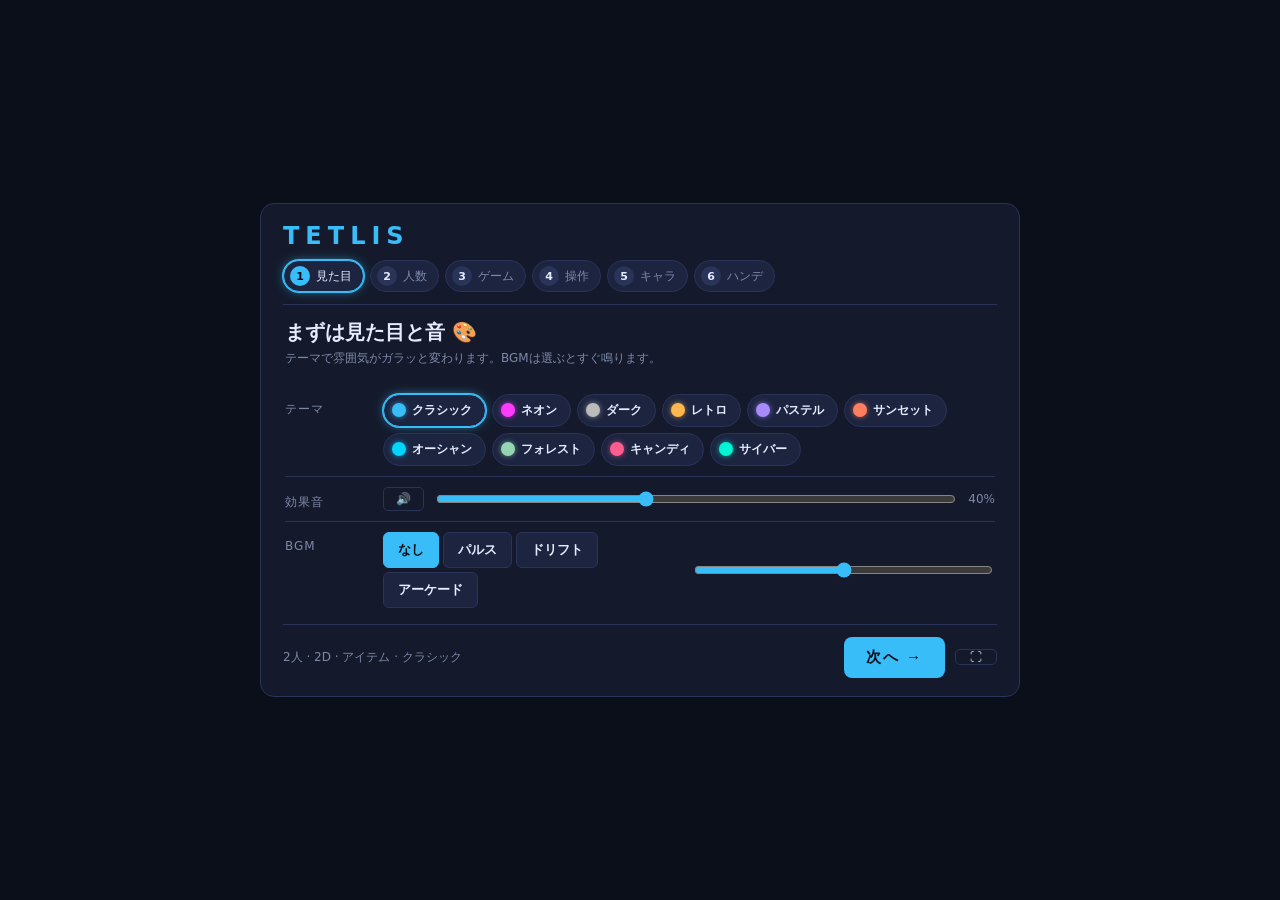
<file: index.html>
<!DOCTYPE html>
<html lang="ja">
<head>
<meta charset="UTF-8">
<title>Tetlis</title>
<link rel="stylesheet" href="styles.css?v=43">
</head>
<body>
<div class="app" data-theme="classic">

  <!-- ====== Menu (step wizard) ====== -->
  <section id="menu" class="menu">
    <div class="menu-inner wizard">

      <div class="wizard-head">
        <h1 class="logo">TETLIS</h1>
        <ol class="wizard-steps" id="wizardSteps"></ol>
      </div>

      <div class="wizard-body" id="wizardBody">

        <!-- STEP look: 見た目と音 -->
        <section class="wstep" data-step="look">
          <h2 class="wstep-title">まずは見た目と音 🎨</h2>
          <p class="wstep-sub">テーマで雰囲気がガラッと変わります。BGMは選ぶとすぐ鳴ります。</p>

          <div class="wfield">
            <label class="wfield-label">テーマ</label>
            <div id="themeBtns" class="theme-swatches">
              <button data-theme="classic" class="active"><i style="--sw:#38bdf8"></i>クラシック</button>
              <button data-theme="neon"><i style="--sw:#ff3bff"></i>ネオン</button>
              <button data-theme="dark"><i style="--sw:#bbbbbb"></i>ダーク</button>
              <button data-theme="retro"><i style="--sw:#ffb84d"></i>レトロ</button>
              <button data-theme="pastel"><i style="--sw:#a78bfa"></i>パステル</button>
              <button data-theme="sunset"><i style="--sw:#ff7e5f"></i>サンセット</button>
              <button data-theme="ocean"><i style="--sw:#00d4ff"></i>オーシャン</button>
              <button data-theme="forest"><i style="--sw:#95d5b2"></i>フォレスト</button>
              <button data-theme="candy"><i style="--sw:#ff5d8f"></i>キャンディ</button>
              <button data-theme="cyber"><i style="--sw:#00f5d4"></i>サイバー</button>
            </div>
          </div>

          <div class="wfield">
            <label class="wfield-label">効果音</label>
            <div class="sound-row">
              <button id="muteBtnMenu" class="ghost-btn mute-btn" title="ミュート">🔊</button>
              <input id="volumeRange" type="range" min="0" max="100" step="1" value="40">
              <span id="volumeVal" class="muted">40%</span>
            </div>
          </div>

          <div class="wfield">
            <label class="wfield-label">BGM</label>
            <div class="sound-row">
              <div id="bgmBtns" class="seg">
                <button data-bgm="off" class="active">なし</button>
                <button data-bgm="pulse">パルス</button>
                <button data-bgm="drift">ドリフト</button>
                <button data-bgm="arcade">アーケード</button>
              </div>
              <input id="bgmVolRange" type="range" min="0" max="100" step="1" value="50" title="BGM音量">
            </div>
          </div>
        </section>

        <!-- STEP count: 人数 -->
        <section class="wstep" data-step="count">
          <h2 class="wstep-title">何人で遊ぶ？ 👥</h2>
          <p class="wstep-sub">このあとプレイヤーごとに 2D / 3D を選べます（混在・3D対3DもOK）。</p>
          <div id="playerCountBtns" class="cards cards-count">
            <button data-n="1" class="card"><span class="card-ico">🙂</span><span class="card-main">1人</span><span class="card-sub">ソロ・練習</span></button>
            <button data-n="2" class="card active"><span class="card-ico">👥</span><span class="card-main">2人</span><span class="card-sub">対戦</span></button>
            <button data-n="3" class="card"><span class="card-ico">🧑‍🤝‍🧑</span><span class="card-main">3人</span><span class="card-sub">バトル</span></button>
            <button data-n="4" class="card"><span class="card-ico">🎉</span><span class="card-main">4人</span><span class="card-sub">パーティ</span></button>
          </div>
        </section>

        <!-- STEP game: 形式・モード・3D詳細 -->
        <section class="wstep" data-step="game">
          <h2 class="wstep-title">ゲームを選ぼう 🎮</h2>

          <div class="wfield" id="row-dims">
            <label class="wfield-label">次元</label>
            <div id="dimRows" class="type-rows"></div>
          </div>

          <div class="wfield" id="row-mode">
            <label class="wfield-label">モード</label>
            <div id="modeBtns" class="cards cards-mode">
              <button data-mode="item" class="card active"><span class="card-ico">🎁</span><span class="card-main">アイテム</span></button>
              <button data-mode="super_item" class="card"><span class="card-ico">💥</span><span class="card-main">スーパー</span></button>
              <button data-mode="pure" class="card"><span class="card-ico">⬜</span><span class="card-main">純粋</span></button>
              <button data-mode="sprint" class="card"><span class="card-ico">⏱️</span><span class="card-main">スプリント</span></button>
              <button data-mode="tromino" class="card"><span class="card-ico">🧩</span><span class="card-main">ミノ3</span></button>
              <button data-mode="pentomino" class="card"><span class="card-ico">🧱</span><span class="card-main">ミノ5</span></button>
              <button data-mode="random" class="card"><span class="card-ico">🎲</span><span class="card-main">ランダム</span></button>
              <button data-mode="cascade" class="card"><span class="card-ico">🌊</span><span class="card-main">カスケード</span></button>
              <button data-mode="blind" class="card"><span class="card-ico">🫥</span><span class="card-main">ブラインド</span></button>
              <button data-mode="ultra" class="card"><span class="card-ico">⏲️</span><span class="card-main">ウルトラ</span></button>
            </div>
          </div>

          <div class="wfield" id="row-modedesc">
            <label class="wfield-label">ルール</label>
            <div id="modeDesc" class="mode-desc"></div>
          </div>

          <div class="wfield hidden" id="row-3ddepth">
            <label class="wfield-label">奥行き</label>
            <div id="depth3dBtns" class="seg">
              <button data-depth="3">3（薄い）</button>
              <button data-depth="5" class="active">5</button>
              <button data-depth="7">7</button>
              <button data-depth="10">10（フル）</button>
            </div>
          </div>

          <div class="wfield hidden" id="row-3dassist">
            <label class="wfield-label">奥行き操作</label>
            <div id="assist3dBtns" class="seg">
              <button data-auto="1" class="active">オート</button>
              <button data-auto="0">手動</button>
            </div>
          </div>

          <div class="wfield hidden" id="row-3dspeed">
            <label class="wfield-label">落下速度</label>
            <div id="speed3dBtns" class="seg">
              <button data-speed="slow">ゆっくり</button>
              <button data-speed="normal" class="active">普通</button>
              <button data-speed="fast">速い</button>
            </div>
          </div>

          <div class="wfield hidden" id="row-3dmode">
            <label class="wfield-label">3D消去</label>
            <div id="mode3dBtns" class="seg">
              <button data-m="line" class="active">ライン</button>
              <button data-m="plane">プレーン</button>
            </div>
          </div>

        </section>

        <!-- STEP player: 種別・盤面・操作 -->
        <section class="wstep" data-step="player">
          <h2 class="wstep-title">プレイヤーと操作 🕹️</h2>
          <div class="wfield" id="row-types">
            <label class="wfield-label">種別</label>
            <div id="typeRows" class="type-rows"></div>
          </div>
          <div class="wfield" id="row-widths">
            <label class="wfield-label">盤面幅</label>
            <div id="widthRows" class="type-rows"></div>
          </div>
          <div class="wfield" id="row-touch">
            <label class="wfield-label">タッチ操作</label>
            <div id="touchBtns" class="seg">
              <button data-touch="-1" class="active">なし</button>
              <button data-touch="0">P1</button>
              <button data-touch="1">P2</button>
              <button data-touch="2">P3</button>
              <button data-touch="3">P4</button>
            </div>
          </div>
          <div class="wfield" id="row-pad">
            <label class="wfield-label">パッド</label>
            <div id="padStatus" class="pad-status">ゲームパッド未接続（接続後、何かボタンを押してください）</div>
          </div>
          <div class="wfield" id="row-keys">
            <label class="wfield-label">キー操作</label>
            <div id="keyHelp" class="key-help"></div>
          </div>
        </section>

        <!-- STEP char: キャラ -->
        <section class="wstep" data-step="char">
          <h2 class="wstep-title">キャラを選ぼう ✨</h2>
          <p class="wstep-sub">必殺技・かけ声・パーティクルがキャラごとに違います。</p>
          <div id="charRows" class="char-tiles-wrap"></div>
        </section>

        <!-- STEP handicap: ハンデ -->
        <section class="wstep" data-step="handicap">
          <h2 class="wstep-title">ハンデを決めよう ⚖️</h2>
          <p class="wstep-sub">差をつけたいときだけ。そのままでもOK。</p>
          <div id="handicapRows" class="handicap-rows"></div>
        </section>

      </div>

      <div class="wizard-nav">
        <button id="wizPrev" class="ghost-btn nav-prev">← 戻る</button>
        <div class="wiz-summary" id="wizSummary"></div>
        <button id="wizQuick" class="ghost-btn nav-quick hidden">この設定で始める ▶</button>
        <button id="wizNext" class="start-btn nav-next">次へ →</button>
        <button id="startBtn" class="start-btn nav-start hidden">▶ スタート</button>
        <button id="fsBtnMenu" class="ghost-btn fs-btn" title="全画面切替">⛶</button>
      </div>
    </div>
  </section>

  <!-- ====== Match ====== -->
  <section id="match" class="match hidden">
    <header class="hud">
      <div class="title">TETLIS</div>
      <div class="hud-right">
        <span id="matchStatus" class="muted">進行中</span>
        <button id="muteBtn" class="ghost-btn" title="ミュート">🔊</button>
        <button id="fsBtn" class="ghost-btn" title="全画面切替">⛶</button>
        <button id="backBtn" class="ghost-btn">メニュー</button>
      </div>
    </header>
    <div id="fields" class="fields"></div>
  </section>

  <div id="fxLayer"><canvas id="fxCanvas"></canvas></div>
</div>

<script src="src/config.js?v=43"></script>
<script src="src/theme.js?v=43"></script>
<script src="src/characters.js?v=43"></script>
<script src="src/fx.js?v=43"></script>
<script src="src/audio.js?v=43"></script>
<script src="src/music.js?v=43"></script>
<script src="src/piece.js?v=43"></script>
<script src="src/bag.js?v=43"></script>
<script src="src/field.js?v=43"></script>
<script src="src/attack.js?v=43"></script>
<script src="src/input.js?v=43"></script>
<script src="src/gamepad.js?v=43"></script>
<script src="src/touch.js?v=43"></script>
<script src="src/input-manager.js?v=43"></script>
<script src="src/render.js?v=43"></script>
<script src="src/game.js?v=43"></script>
<script src="src/ai.js?v=43"></script>
<script src="src/match.js?v=43"></script>
<script src="src/tetris3d.js?v=43"></script>
<script src="src/session3d.js?v=43"></script>
<script src="src/sessionvs.js?v=43"></script>
<script src="src/sessionarena.js?v=43"></script>
<script src="src/menu.js?v=43"></script>
<script src="src/main.js?v=43"></script>
</body>
</html>
</file>
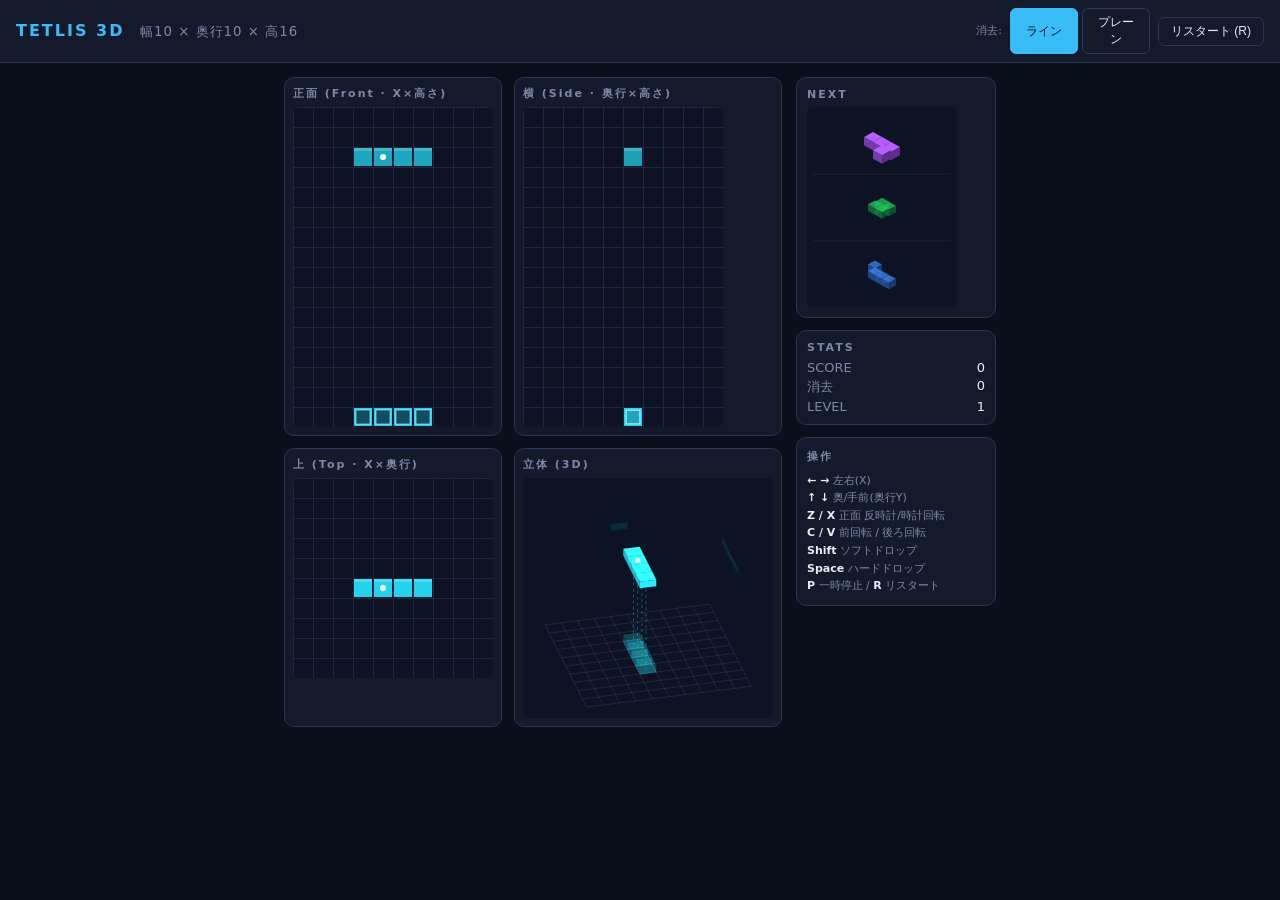
<file: tetris3d.html>
<!DOCTYPE html>
<html lang="ja">
<head>
<meta charset="UTF-8">
<title>Tetlis 3D</title>
<style>
  :root{--bg:#0b0f1a;--panel:#141a2b;--panel2:#1c2440;--text:#e6ecff;--muted:#7d88a8;--accent:#38bdf8;--border:#2a3358;--board:#0d1224;}
  *{box-sizing:border-box;}
  html,body{margin:0;height:100%;background:var(--bg);color:var(--text);font-family:'Segoe UI','Hiragino Sans',system-ui,sans-serif;overflow:hidden;}
  .app{display:flex;flex-direction:column;height:100vh;}
  header{display:flex;justify-content:space-between;align-items:center;padding:8px 16px;background:var(--panel);border-bottom:1px solid var(--border);}
  .title{font-weight:800;letter-spacing:2px;color:var(--accent);}
  .title small{color:var(--muted);font-weight:400;letter-spacing:1px;margin-left:8px;}
  .hud-right{display:flex;gap:8px;align-items:center;}
  button.ghost{background:transparent;color:var(--text);border:1px solid var(--border);padding:5px 12px;border-radius:6px;cursor:pointer;font-size:12px;}
  button.ghost:hover{border-color:var(--accent);} button.ghost.active{background:var(--accent);color:var(--bg);border-color:var(--accent);}
  .keys{font-size:11px;color:var(--muted);}
  .stage{flex:1;display:flex;gap:14px;padding:14px;overflow:auto;align-items:flex-start;justify-content:center;}
  .views{display:grid;grid-template-columns:auto auto;gap:12px;}
  .view{background:var(--panel);border:1px solid var(--border);border-radius:10px;padding:8px;}
  .view h2{margin:0 0 6px;font-size:11px;letter-spacing:2px;color:var(--muted);font-weight:600;}
  canvas{display:block;background:var(--board);border-radius:6px;}
  .side{width:200px;display:flex;flex-direction:column;gap:12px;}
  .panel{background:var(--panel);border:1px solid var(--border);border-radius:10px;padding:10px;}
  .panel h2{margin:0 0 6px;font-size:11px;letter-spacing:2px;color:var(--muted);font-weight:600;}
  dl{margin:0;display:grid;grid-template-columns:1fr auto;gap:3px 6px;font-size:13px;}
  dt{color:var(--muted);} dd{margin:0;text-align:right;font-variant-numeric:tabular-nums;}
  .keys b{color:var(--text);} .keys{line-height:1.6;}
  .seg{display:flex;gap:4px;} .seg button{flex:1;}
  .overlay{position:fixed;inset:0;background:rgba(0,0,0,.7);display:flex;flex-direction:column;align-items:center;justify-content:center;text-align:center;z-index:10;}
  .overlay.hidden{display:none;} .overlay .big{font-size:36px;font-weight:800;letter-spacing:4px;color:var(--accent);} .overlay .sub{color:var(--muted);margin-top:8px;}
</style>
</head>
<body>
<div class="app">
  <header>
    <div class="title">TETLIS 3D <small>幅10 × 奥行10 × 高16</small></div>
    <div class="hud-right">
      <span class="keys">消去:</span>
      <div class="seg"><button id="modeLine" class="ghost active">ライン</button><button id="modePlane" class="ghost">プレーン</button></div>
      <button id="restart" class="ghost">リスタート (R)</button>
    </div>
  </header>
  <div class="stage">
    <div class="views">
      <div class="view"><h2>正面 (Front · X×高さ)</h2><canvas id="front"></canvas></div>
      <div class="view"><h2>横 (Side · 奥行×高さ)</h2><canvas id="side"></canvas></div>
      <div class="view"><h2>上 (Top · X×奥行)</h2><canvas id="top"></canvas></div>
      <div class="view"><h2>立体 (3D)</h2><canvas id="iso"></canvas></div>
    </div>
    <div class="side">
      <div class="panel"><h2>NEXT</h2><canvas id="next"></canvas></div>
      <div class="panel"><h2>STATS</h2><dl><dt>SCORE</dt><dd id="score">0</dd><dt>消去</dt><dd id="cleared">0</dd><dt>LEVEL</dt><dd id="level">1</dd></dl></div>
      <div class="panel keys"><h2 style="color:var(--muted)">操作</h2>
        <b>← →</b> 左右(X)<br><b>↑ ↓</b> 奥/手前(奥行Y)<br><b>Z / X</b> 正面 反時計/時計回転<br>
        <b>C / V</b> 前回転 / 後ろ回転<br><b>Shift</b> ソフトドロップ<br><b>Space</b> ハードドロップ<br><b>P</b> 一時停止 / <b>R</b> リスタート</div>
    </div>
  </div>
</div>
<div id="overlay" class="overlay hidden"><div class="big" id="ovText">READY</div><div class="sub" id="ovSub"></div></div>

<script src="src/tetris3d.js"></script>
<script>
const C = { front:document.getElementById('front'), side:document.getElementById('side'),
  top:document.getElementById('top'), iso:document.getElementById('iso'), next:document.getElementById('next') };
let renderer = new T3D.Renderer3D(C, 20);
let mode = 'line';
let game = new T3D.Game3D(mode);

const keymap = {
  ArrowLeft:()=>game.tryMove(-1,0,0), ArrowRight:()=>game.tryMove(1,0,0),
  ArrowUp:()=>game.tryMove(0,-1,0), ArrowDown:()=>game.tryMove(0,1,0),
  KeyZ:()=>game.tryRot('Y',-1), KeyX:()=>game.tryRot('Y',1),
  KeyC:()=>game.tryRot('X',1), KeyV:()=>game.tryRot('X',-1),
  Space:()=>game.hardDrop(),
};
window.addEventListener('keydown',e=>{
  if(e.code==='KeyP'){ if(!game.over) game.paused=!game.paused; return; }
  if(e.code==='KeyR'){ game=new T3D.Game3D(mode); return; }
  if(e.code==='ShiftLeft'||e.code==='ShiftRight'){ game.softDrop=true; e.preventDefault(); return; }
  if(game.over||game.paused) return;
  const fn=keymap[e.code]; if(fn){ e.preventDefault(); fn(); }
});
window.addEventListener('keyup',e=>{ if(e.code==='ShiftLeft'||e.code==='ShiftRight') game.softDrop=false; });
document.getElementById('restart').onclick=()=>{ game=new T3D.Game3D(mode); };
document.getElementById('modeLine').onclick=()=>{ mode='line'; setMode(); };
document.getElementById('modePlane').onclick=()=>{ mode='plane'; setMode(); };
function setMode(){ document.getElementById('modeLine').classList.toggle('active',mode==='line');
  document.getElementById('modePlane').classList.toggle('active',mode==='plane'); game=new T3D.Game3D(mode); }

let pad=new T3D.Pad3D(game,0);
const _origSetMode=setMode; // ensure pad follows new game on mode change/restart
let last=performance.now();
function frame(now){
  const dt=Math.min(now-last,100); last=now;
  pad.setGame(game); pad.poll(now);
  game.tick(dt); renderer.draw(game);
  document.getElementById('score').textContent=game.score.toLocaleString();
  document.getElementById('cleared').textContent=game.cleared;
  document.getElementById('level').textContent=game.level;
  const ov=document.getElementById('overlay');
  if(game.over){ ov.classList.remove('hidden'); document.getElementById('ovText').textContent='GAME OVER'; document.getElementById('ovSub').textContent='R でリスタート'; }
  else if(game.paused){ ov.classList.remove('hidden'); document.getElementById('ovText').textContent='PAUSED'; document.getElementById('ovSub').textContent='P で再開'; }
  else ov.classList.add('hidden');
  requestAnimationFrame(frame);
}
requestAnimationFrame(frame);
</script>
</body>
</html>
</file>
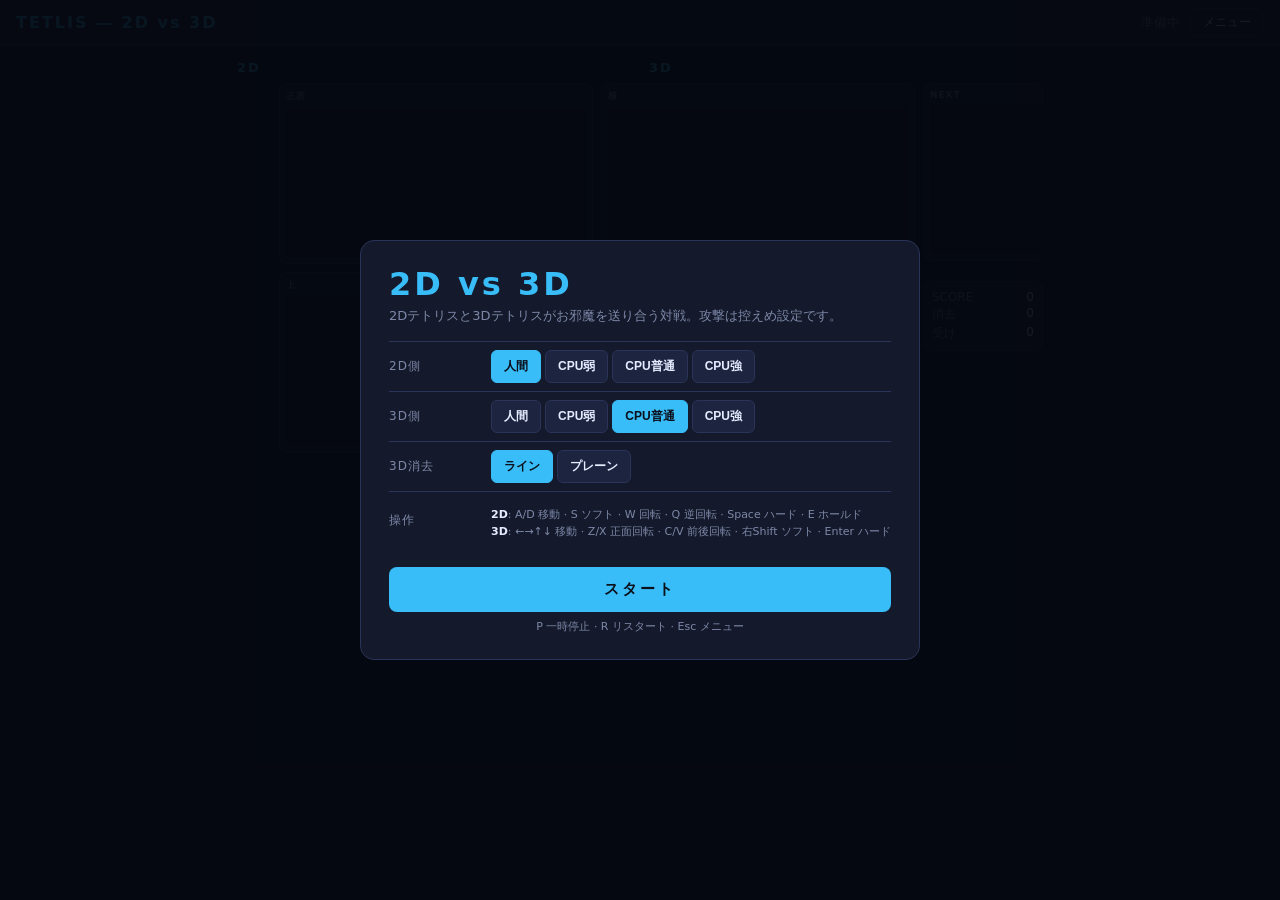
<file: versus.html>
<!DOCTYPE html>
<html lang="ja">
<head>
<meta charset="UTF-8">
<title>Tetlis — 2D vs 3D</title>
<link rel="stylesheet" href="styles.css">
<style>
  .vs-app{display:flex;flex-direction:column;height:100vh;}
  .vs-hud{display:flex;justify-content:space-between;align-items:center;padding:8px 16px;background:var(--panel);border-bottom:1px solid var(--border);}
  .vs-title{font-weight:800;letter-spacing:2px;color:var(--accent);}
  .vs-status{color:var(--muted);font-size:13px;}
  .vs-stage{flex:1;display:flex;gap:18px;padding:14px;overflow:auto;align-items:flex-start;justify-content:center;}
  .vs-col{display:flex;flex-direction:column;gap:8px;align-items:center;}
  .vs-col h2{margin:0;font-size:13px;letter-spacing:2px;color:var(--accent);}
  .views3d{display:grid;grid-template-columns:auto auto;gap:8px;}
  .view3d{background:var(--panel);border:1px solid var(--border);border-radius:8px;padding:6px;}
  .view3d h3{margin:0 0 4px;font-size:9px;letter-spacing:1px;color:var(--muted);font-weight:600;}
  .view3d canvas, .vs-next{display:block;background:var(--board-bg,#0d1224);border-radius:5px;}
  .vs-stats3d{display:grid;grid-template-columns:1fr auto;gap:2px 6px;font-size:12px;background:var(--panel);border:1px solid var(--border);border-radius:8px;padding:8px;width:100%;}
  .vs-stats3d dt{color:var(--muted);} .vs-stats3d dd{margin:0;text-align:right;}
  /* Menu overlay */
  .vs-menu{position:fixed;inset:0;background:rgba(5,8,16,.92);display:flex;align-items:center;justify-content:center;z-index:20;}
  .vs-menu.hidden{display:none;}
  .vs-card{background:var(--panel);border:1px solid var(--border);border-radius:14px;padding:24px 28px;width:min(560px,92%);}
  .vs-card h1{margin:0 0 4px;color:var(--accent);letter-spacing:3px;}
  .vs-card p{margin:0 0 16px;color:var(--muted);font-size:13px;}
  .vs-row{display:flex;align-items:center;gap:12px;padding:8px 0;border-top:1px solid var(--border);}
  .vs-row label{width:90px;color:var(--muted);font-size:12px;letter-spacing:1px;}
  .seg{display:flex;gap:4px;flex-wrap:wrap;}
  .seg button{background:var(--panel-2,#1c2440);color:var(--text);border:1px solid var(--border);padding:7px 12px;border-radius:6px;cursor:pointer;font-size:12px;font-weight:600;}
  .seg button.active{background:var(--accent);color:var(--bg);border-color:var(--accent);}
  .vs-start{margin-top:18px;width:100%;padding:13px;font-size:15px;font-weight:800;letter-spacing:3px;background:var(--accent);color:var(--bg);border:none;border-radius:8px;cursor:pointer;}
  .vs-keys{font-size:11px;color:var(--muted);line-height:1.6;margin-top:6px;}
  .vs-keys b{color:var(--text);}
  button.ghost{background:transparent;color:var(--text);border:1px solid var(--border);padding:5px 12px;border-radius:6px;cursor:pointer;font-size:12px;}
  button.ghost:hover{border-color:var(--accent);}
</style>
</head>
<body>
<div class="app" data-theme="classic">
<div class="vs-app">
  <div class="vs-hud">
    <div class="vs-title">TETLIS — 2D vs 3D</div>
    <div style="display:flex;gap:10px;align-items:center;">
      <span id="vsStatus" class="vs-status">準備中</span>
      <button id="vsMenuBtn" class="ghost">メニュー</button>
    </div>
  </div>
  <div class="vs-stage">
    <div class="vs-col">
      <h2 id="lab2d">2D</h2>
      <div id="board2d"></div>
    </div>
    <div class="vs-col">
      <h2 id="lab3d">3D</h2>
      <div style="display:flex;gap:8px;align-items:flex-start;">
        <div class="views3d">
          <div class="view3d"><h3>正面</h3><canvas id="f3d"></canvas></div>
          <div class="view3d"><h3>横</h3><canvas id="s3d"></canvas></div>
          <div class="view3d"><h3>上</h3><canvas id="t3d"></canvas></div>
          <div class="view3d"><h3>立体</h3><canvas id="i3d"></canvas></div>
        </div>
        <div style="width:120px;display:flex;flex-direction:column;gap:8px;">
          <div class="view3d"><h3>NEXT</h3><canvas id="n3d" class="vs-next"></canvas></div>
          <dl class="vs-stats3d"><dt>SCORE</dt><dd id="sc3d">0</dd><dt>消去</dt><dd id="cl3d">0</dd><dt>受け</dt><dd id="gb3d">0</dd></dl>
        </div>
      </div>
    </div>
  </div>
</div>

<!-- Menu -->
<div id="vsMenu" class="vs-menu">
  <div class="vs-card">
    <h1>2D vs 3D</h1>
    <p>2Dテトリスと3Dテトリスがお邪魔を送り合う対戦。攻撃は控えめ設定です。</p>
    <div class="vs-row">
      <label>2D側</label>
      <div id="sel2d" class="seg">
        <button data-t="human" class="active">人間</button>
        <button data-t="cpu:easy">CPU弱</button>
        <button data-t="cpu:normal">CPU普通</button>
        <button data-t="cpu:hard">CPU強</button>
      </div>
    </div>
    <div class="vs-row">
      <label>3D側</label>
      <div id="sel3d" class="seg">
        <button data-t="human">人間</button>
        <button data-t="cpu:easy">CPU弱</button>
        <button data-t="cpu:normal" class="active">CPU普通</button>
        <button data-t="cpu:hard">CPU強</button>
      </div>
    </div>
    <div class="vs-row">
      <label>3D消去</label>
      <div id="selMode" class="seg">
        <button data-m="line" class="active">ライン</button>
        <button data-m="plane">プレーン</button>
      </div>
    </div>
    <div class="vs-row" style="border-top:1px solid var(--border);">
      <label>操作</label>
      <div class="vs-keys">
        <b>2D</b>: A/D 移動 · S ソフト · W 回転 · Q 逆回転 · Space ハード · E ホールド<br>
        <b>3D</b>: ←→↑↓ 移動 · Z/X 正面回転 · C/V 前後回転 · 右Shift ソフト · Enter ハード
      </div>
    </div>
    <button id="vsStart" class="vs-start">スタート</button>
    <div class="vs-keys" style="text-align:center;">P 一時停止 · R リスタート · Esc メニュー</div>
  </div>
</div>
</div>

<script src="src/config.js"></script>
<script src="src/piece.js"></script>
<script src="src/bag.js"></script>
<script src="src/field.js"></script>
<script src="src/attack.js"></script>
<script src="src/game.js"></script>
<script src="src/ai.js"></script>
<script src="src/render.js"></script>
<script src="src/audio.js"></script>
<script src="src/tetris3d.js"></script>
<script>
// ---- Cross-dimension attack balance (gentle) ----
const ROWS_PER_LAYER = 4;   // 2D garbage rows needed to push one 3D garbage layer
const POWER_PER_ROW  = 3;   // 3D clear "power" needed to push one 2D garbage row

const els = {
  board2d: document.getElementById('board2d'),
  f:document.getElementById('f3d'), s:document.getElementById('s3d'),
  top:document.getElementById('t3d'), iso:document.getElementById('i3d'), next:document.getElementById('n3d'),
  status:document.getElementById('vsStatus'),
  sc3d:document.getElementById('sc3d'), cl3d:document.getElementById('cl3d'), gb3d:document.getElementById('gb3d'),
  lab2d:document.getElementById('lab2d'), lab3d:document.getElementById('lab3d'),
};

let M = null; // current match state

function labelFor(t, dim){
  if(t==='human') return dim+' (人間)';
  const m={ 'cpu:easy':'CPU弱','cpu:normal':'CPU普通','cpu:hard':'CPU強' };
  return dim+' ('+(m[t]||t)+')';
}

function buildMatch(type2d, type3d, mode3d){
  // 2D
  const game2d = new Game(null, 'item', 10);
  els.board2d.innerHTML='';
  const playerEl=document.createElement('div'); playerEl.className='player'; els.board2d.appendChild(playerEl);
  const view2d = new PlayerView(playerEl, labelFor(type2d,'2D'), 10, 24);
  game2d.targetIndex=-1;
  // 3D
  const game3d = new T3D.Game3D(mode3d);
  const renderer3d = new T3D.Renderer3D({front:els.f,side:els.s,top:els.top,iso:els.iso,next:els.next}, 13);

  // attack accumulators
  let acc2to3=0, acc3to2=0;
  game2d.onAttacks = (g,list)=>{
    let rows=0; for(const a of list) if(a.type==='garbage') rows+=a.amount;
    if(rows<=0) return;
    acc2to3+=rows;
    while(acc2to3>=ROWS_PER_LAYER){ game3d.addGarbage(1); acc2to3-=ROWS_PER_LAYER; }
  };
  game3d.onAttack = (power)=>{
    acc3to2+=power;
    while(acc3to2>=POWER_PER_ROW){ game2d.pendingGarbage=Math.min(CFG.PENDING_GARBAGE_CAP, game2d.pendingGarbage+1); acc3to2-=POWER_PER_ROW; }
  };

  // AIs
  const ai2d = type2d.startsWith('cpu:') ? new CpuAI(game2d, type2d.slice(4)) : null;
  const ai3d = type3d.startsWith('cpu:') ? new T3D.AI3D(game3d, type3d.slice(4)) : null;

  els.lab2d.textContent=labelFor(type2d,'2D');
  els.lab3d.textContent=labelFor(type3d,'3D');

  return { game2d, view2d, game3d, renderer3d, ai2d, ai3d, type2d, type3d, mode3d, decided:false };
}

// ---- input ----
const keys2d = { KeyA:['left'],KeyD:['right'],KeyS:['softDown'],KeyW:['rotCW'],KeyQ:['rotCCW'],Space:['hardDrop'],KeyE:['hold'] };
window.addEventListener('keydown',e=>{
  if(e.code==='Escape'){ toMenu(); return; }
  if(!M) return;
  if(e.code==='KeyP'){ const p=!M.game2d.paused; M.game2d.paused=p; M.game3d.paused=p; return; }
  if(e.code==='KeyR'){ const {type2d,type3d,mode3d}=M; M=buildMatch(type2d,type3d,mode3d); return; }
  // 2D human
  if(M.type2d==='human' && keys2d[e.code]){ e.preventDefault(); M.game2d.action(keys2d[e.code][0],'down'); }
  // 3D human
  if(M.type3d==='human'){
    const g=M.game3d;
    if(g.over||g.paused) return;
    switch(e.code){
      case 'ArrowLeft': e.preventDefault(); g.tryMove(-1,0,0); break;
      case 'ArrowRight': e.preventDefault(); g.tryMove(1,0,0); break;
      case 'ArrowUp': e.preventDefault(); g.tryMove(0,-1,0); break;
      case 'ArrowDown': e.preventDefault(); g.tryMove(0,1,0); break;
      case 'KeyZ': g.tryRot('Y',-1); break;
      case 'KeyX': g.tryRot('Y',1); break;
      case 'KeyC': g.tryRot('X',1); break;
      case 'KeyV': g.tryRot('X',-1); break;
      case 'ShiftRight': g.softDrop=true; break;
      case 'Enter': g.hardDrop(); break;
    }
  }
});
window.addEventListener('keyup',e=>{
  if(!M) return;
  if(M.type2d==='human' && e.code==='KeyS') M.game2d.action('softDown','up');
  if(M.type3d==='human' && e.code==='ShiftRight') M.game3d.softDrop=false;
});

// ---- menu ----
let pick2d='human', pick3d='cpu:normal', pickMode='line';
function wireSeg(id, set){ document.querySelectorAll('#'+id+' button').forEach(b=>{ b.onclick=()=>{
  document.querySelectorAll('#'+id+' button').forEach(x=>x.classList.remove('active')); b.classList.add('active'); set(b); }; }); }
wireSeg('sel2d', b=>pick2d=b.dataset.t);
wireSeg('sel3d', b=>pick3d=b.dataset.t);
wireSeg('selMode', b=>pickMode=b.dataset.m);
document.getElementById('vsStart').onclick=()=>{
  document.getElementById('vsMenu').classList.add('hidden');
  M = buildMatch(pick2d, pick3d, pickMode);
};
document.getElementById('vsMenuBtn').onclick=toMenu;
function toMenu(){ M=null; document.getElementById('vsMenu').classList.remove('hidden'); }

// ---- loop ----
let last=performance.now();
function frame(now){
  const dt=Math.min(now-last,100); last=now;
  if(M){
    const now2=now;
    if(M.ai2d) M.ai2d.tick(now2);
    if(M.ai3d) M.ai3d.tick(now2);
    M.game2d.tick(dt);
    M.game3d.tick(dt);
    M.view2d.draw(M.game2d, 0, [M.game2d]);
    M.renderer3d.draw(M.game3d);
    els.sc3d.textContent=M.game3d.score.toLocaleString();
    els.cl3d.textContent=M.game3d.cleared;
    els.gb3d.textContent=M.game3d.pendingGarbage;
    // status / win
    if(!M.decided){
      if(M.game2d.gameOver){ M.decided=true; els.status.textContent='3D の勝利！ (Rでリスタート)'; }
      else if(M.game3d.over){ M.decided=true; els.status.textContent='2D の勝利！ (Rでリスタート)'; }
      else els.status.textContent='対戦中';
    }
  }
  requestAnimationFrame(frame);
}
requestAnimationFrame(frame);

// visibility safety (stop runaway when hidden)
document.addEventListener('visibilitychange',()=>{
  if(document.hidden && M){ M.game2d.paused=true; M.game3d.paused=true; }
  else last=performance.now();
});
</script>
</body>
</html>
</file>
<file: styles.css>
:root {
  --bg: #0b0f1a;
  --panel: #141a2b;
  --panel-2: #1c2440;
  --text: #e6ecff;
  --muted: #7d88a8;
  --accent: #38bdf8;
  --grid: #1f2742;
  --border: #2a3358;
  --board-bg: #0d1224;
}

/* Theme overrides driven by [data-theme] on .app */
.app[data-theme="neon"] {
  --bg: #08020e;
  --panel: #150a25;
  --panel-2: #1c0e34;
  --text: #f7e8ff;
  --muted: #a78bbf;
  --accent: #ff3bff;
  --grid: #2a103e;
  --border: #44175e;
  --board-bg: #0f0322;
}
.app[data-theme="dark"] {
  --bg: #000;
  --panel: #0c0c0c;
  --panel-2: #161616;
  --text: #e6e6e6;
  --muted: #888;
  --accent: #bbb;
  --grid: #1a1a1a;
  --border: #222;
  --board-bg: #050505;
}
.app[data-theme="retro"] {
  --bg: #2b1d0f;
  --panel: #3a2613;
  --panel-2: #4a3019;
  --text: #ffe2b0;
  --muted: #c89868;
  --accent: #ffb84d;
  --grid: #5a3c1f;
  --border: #6b4422;
  --board-bg: #2a1808;
}
.app[data-theme="pastel"] {
  --bg: #f3eef9;
  --panel: #ffffff;
  --panel-2: #f7f2ff;
  --text: #3a3a4d;
  --muted: #8a8aa5;
  --accent: #a78bfa;
  --grid: #e5dcf3;
  --border: #d8cef0;
  --board-bg: #faf7ff;
}
.app[data-theme="sunset"] {
  --bg: #1a0e1f;
  --panel: #2a1526;
  --panel-2: #3a1d33;
  --text: #ffe8d6;
  --muted: #c89aa8;
  --accent: #ff7e5f;
  --grid: #3a2030;
  --border: #4a2840;
  --board-bg: #1f0e22;
}
.app[data-theme="ocean"] {
  --bg: #021019;
  --panel: #06283d;
  --panel-2: #0a3a55;
  --text: #d6f5ff;
  --muted: #6fa8c0;
  --accent: #00d4ff;
  --grid: #0c3a52;
  --border: #114a66;
  --board-bg: #021a26;
}
.app[data-theme="forest"] {
  --bg: #0f1a0d;
  --panel: #1a2b16;
  --panel-2: #243a1f;
  --text: #e6f5d0;
  --muted: #9bb585;
  --accent: #95d5b2;
  --grid: #243a1f;
  --border: #34502a;
  --board-bg: #122012;
}
.app[data-theme="candy"] {
  --bg: #fff0f6;
  --panel: #ffffff;
  --panel-2: #ffe5f1;
  --text: #5a2a45;
  --muted: #c98aae;
  --accent: #ff5d8f;
  --grid: #ffd6e6;
  --border: #ffc2da;
  --board-bg: #fff5fa;
}
.app[data-theme="cyber"] {
  --bg: #050014;
  --panel: #0d0524;
  --panel-2: #160a38;
  --text: #e6f9ff;
  --muted: #8a7fb5;
  --accent: #00f5d4;
  --grid: #1c0f44;
  --border: #2a1466;
  --board-bg: #08021c;
}

* { box-sizing: border-box; }

html, body {
  margin: 0;
  padding: 0;
  background: var(--bg);
  color: var(--text);
  font-family: 'Segoe UI', 'Hiragino Sans', system-ui, sans-serif;
  height: 100%;
  overflow: hidden;
}

.app {
  display: flex;
  flex-direction: column;
  height: 100vh;
}

/* ===== Effects layer (particles + flying projectiles) ===== */
#fxLayer {
  position: fixed;
  inset: 0;
  pointer-events: none;
  z-index: 60;
  overflow: hidden;
}
#fxCanvas { position: absolute; inset: 0; }
.fx-proj {
  position: absolute;
  left: 0; top: 0;
  font-size: 30px;
  will-change: transform;
  pointer-events: none;
  filter: drop-shadow(0 0 7px rgba(255,255,255,0.6));
}

/* Catchphrase telop */
.fx-telop {
  position: absolute;
  left: 50%; top: 38%;
  transform: translate(-50%, -50%);
  font-size: clamp(28px, 6vw, 64px);
  font-weight: 900;
  letter-spacing: 3px;
  white-space: nowrap;
  animation: fx-telop-anim 1.6s ease-out forwards;
}
.fx-telop-emoji { font-size: 1.1em; }
@keyframes fx-telop-anim {
  0%   { opacity: 0; transform: translate(-50%, -50%) scale(0.4) rotate(-8deg); }
  18%  { opacity: 1; transform: translate(-50%, -50%) scale(1.12) rotate(2deg); }
  30%  { transform: translate(-50%, -50%) scale(1) rotate(0); }
  80%  { opacity: 1; transform: translate(-50%, -50%) scale(1); }
  100% { opacity: 0; transform: translate(-50%, -50%) scale(1.1); }
}

/* ===== Special-move cut-in ===== */
.fx-cutin {
  position: absolute;
  overflow: hidden;
  pointer-events: none;
  display: flex;
  align-items: center;
  justify-content: center;
  border-radius: 8px;
}
.fx-cutin.lvl2 { animation: cutin-frame 1.25s ease-out forwards; }
.fx-cutin.lvl3 {
  position: fixed;
  inset: 0;
  border-radius: 0;
  background: rgba(3,4,12,0.5);
  animation: cutin-fade3 1.8s ease-out forwards;
}
@keyframes cutin-frame { 0%,88%{ opacity:1; } 100%{ opacity:0; } }
@keyframes cutin-fade3 { 0%{ background:rgba(3,4,12,0); } 12%{ background:rgba(3,4,12,0.62); } 85%{ opacity:1; } 100%{ opacity:0; } }

/* sweeping color band */
.fx-cutin-band {
  position: absolute;
  inset: -30% -60%;
  opacity: 0.9;
  transform: translateX(-130%) skewX(-16deg);
  animation: cutin-band 0.55s ease-out;
  mix-blend-mode: screen;
}
@keyframes cutin-band { 0%{ transform: translateX(-130%) skewX(-16deg);} 100%{ transform: translateX(130%) skewX(-16deg);} }

/* diagonal speed lines */
.fx-cutin-lines {
  position: absolute; inset: 0;
  background: repeating-linear-gradient(115deg, rgba(255,255,255,0.06) 0 6px, transparent 6px 18px);
  opacity: 0;
  animation: cutin-lines 1.0s ease-out;
}
@keyframes cutin-lines { 0%{ opacity:0; transform:translateX(40px);} 20%{ opacity:1;} 100%{ opacity:0; transform:translateX(-40px);} }

.fx-cutin-emoji {
  font-size: 96px;
  line-height: 1;
  filter: drop-shadow(0 0 16px var(--cc, #fff)) drop-shadow(0 4px 6px rgba(0,0,0,.7));
  transform: translateX(-140%) scale(0.6);
  animation: cutin-emoji 1.1s cubic-bezier(.2,1.4,.3,1) forwards;
  z-index: 1;
}
.fx-cutin.lvl3 .fx-cutin-emoji { font-size: clamp(120px, 22vw, 240px); }
@keyframes cutin-emoji {
  0%{ transform: translateX(-140%) scale(0.5) rotate(-20deg); opacity:0; }
  22%{ transform: translateX(-18%) scale(1.25) rotate(6deg); opacity:1; }
  36%{ transform: translateX(-18%) scale(1) rotate(0); }
  82%{ transform: translateX(-18%) scale(1); opacity:1; }
  100%{ transform: translateX(-18%) scale(1.05); opacity:0; }
}
.fx-cutin-info { text-align: left; transform: translateX(60%); animation: cutin-info 1.1s ease-out forwards; z-index: 1; }
@keyframes cutin-info {
  0%{ transform: translateX(120%); opacity:0; }
  26%{ transform: translateX(30%); opacity:1; }
  82%{ transform: translateX(30%); opacity:1; }
  100%{ transform: translateX(20%); opacity:0; }
}
.fx-cutin-tier { font-size: 14px; font-weight: 900; letter-spacing: 3px; text-shadow: 0 0 10px currentColor; }
.fx-cutin.lvl3 .fx-cutin-tier { font-size: clamp(20px, 3.5vw, 34px); }
.fx-cutin-name { font-size: 22px; font-weight: 900; color: #fff; letter-spacing: 2px; text-shadow: 0 2px 4px rgba(0,0,0,.8); }
.fx-cutin.lvl3 .fx-cutin-name { font-size: clamp(34px, 6vw, 72px); }
.fx-cutin-telop { font-size: 13px; color: #fff; opacity: .9; margin-top: 2px; }
.fx-cutin.lvl3 .fx-cutin-telop { font-size: clamp(16px, 2.6vw, 28px); }

/* Victory screen */
.fx-victory {
  position: absolute;
  inset: 0;
  display: flex;
  align-items: center;
  justify-content: center;
  background: rgba(4,6,14,0.78);
  animation: fx-fade-in 0.3s ease-out;
}
.fx-victory-card {
  background: var(--panel, #141a2b);
  border: 1px solid var(--border, #2a3358);
  border-radius: 18px;
  padding: 30px 48px;
  text-align: center;
}
.fx-victory-emoji {
  font-size: 96px;
  line-height: 1;
  animation: fx-victory-bob 1.4s ease-in-out infinite;
  filter: drop-shadow(0 6px 8px rgba(0,0,0,.6));
}
@keyframes fx-victory-bob { 0%,100%{ transform: translateY(0) rotate(-4deg); } 50%{ transform: translateY(-12px) rotate(4deg); } }
.fx-victory-name { font-size: 22px; font-weight: 800; letter-spacing: 3px; margin-top: 10px; color: var(--text,#e6ecff); }
.fx-victory-win { font-size: 40px; font-weight: 900; letter-spacing: 6px; margin: 6px 0; text-shadow: 0 0 18px currentColor; }
.fx-victory-telop { font-size: 18px; color: var(--muted,#7d88a8); margin-top: 4px; }
.fx-victory-hint { font-size: 12px; color: var(--muted,#7d88a8); margin-top: 18px; }
@keyframes fx-fade-in { from{ opacity:0; } to{ opacity:1; } }

/* Special-move gauge bar */
.pgauge {
  position: relative;
  height: 14px;
  background: var(--board-bg, #0d1224);
  border: 1px solid var(--border);
  border-radius: 7px;
  overflow: hidden;
}
.pgauge-fill {
  height: 100%;
  width: 0%;
  background: linear-gradient(90deg, #2563eb, #22d3ee);
  transition: width 0.15s ease-out;
}
.pgauge-fill.t1 { background: linear-gradient(90deg, #2563eb, #22d3ee); }
.pgauge-fill.t2 { background: linear-gradient(90deg, #7c3aed, #d946ef, #7c3aed); background-size: 200% 100%; animation: gauge-ready 0.8s linear infinite; }
.pgauge-fill.t3 { background: linear-gradient(90deg, #f59e0b, #fbbf24, #ef4444, #fbbf24); background-size: 250% 100%; animation: gauge-ready 0.5s linear infinite; box-shadow: 0 0 8px #fbbf24; }
@keyframes gauge-ready { 0%{ background-position: 0 0; } 100%{ background-position: 200% 0; } }
.pgauge-div {
  position: absolute;
  top: 1px; bottom: 1px;
  width: 1px;
  background: rgba(255,255,255,0.35);
  pointer-events: none;
}
.pgauge-label {
  position: absolute;
  inset: 0;
  display: flex;
  align-items: center;
  justify-content: center;
  font-size: 9px;
  font-weight: 800;
  letter-spacing: 1px;
  color: #fff;
  text-shadow: 0 1px 2px rgba(0,0,0,0.8);
  pointer-events: none;
}

.hidden { display: none !important; }

/* ===== Menu ===== */
.menu {
  flex: 1;
  display: flex;
  align-items: flex-start;
  justify-content: center;
  padding: 16px;
  overflow-y: auto;
}
.menu-inner {
  width: min(720px, 100%);
  background: var(--panel);
  border: 1px solid var(--border);
  border-radius: 14px;
  padding: 20px 24px;
  margin: auto;
}
.logo {
  margin: 0;
  font-size: 28px;
  letter-spacing: 6px;
  font-weight: 800;
  color: var(--accent);
}
.tagline {
  margin: 0 0 12px;
  color: var(--muted);
  font-size: 12px;
}
.menu-row {
  display: flex;
  align-items: center;
  gap: 14px;
  padding: 8px 0;
  border-top: 1px solid var(--border);
}
.menu-label {
  width: 90px;
  color: var(--muted);
  font-size: 12px;
  letter-spacing: 2px;
  text-transform: uppercase;
}
.seg {
  display: flex;
  gap: 4px;
  flex-wrap: wrap;
}
.seg button {
  background: var(--panel-2);
  color: var(--text);
  border: 1px solid var(--border);
  padding: 8px 14px;
  border-radius: 6px;
  cursor: pointer;
  font-size: 13px;
  font-weight: 600;
}
.seg button.active {
  background: var(--accent);
  color: var(--bg);
  border-color: var(--accent);
}
.seg button:hover { border-color: var(--accent); }

.key-help {
  flex: 1;
  display: grid;
  grid-template-columns: auto 1fr;
  gap: 2px 12px;
  font-size: 10px;
  line-height: 1.35;
  color: var(--muted);
  font-family: ui-monospace, 'Cascadia Mono', Consolas, monospace;
}
.key-help .kh-player { color: var(--text); font-weight: 700; white-space: nowrap; }

.menu-actions {
  display: flex;
  gap: 8px;
  margin-top: 12px;
}
.start-btn {
  flex: 1;
  padding: 12px;
  font-size: 15px;
  font-weight: 800;
  letter-spacing: 4px;
  background: var(--accent);
  color: var(--bg);
  border: none;
  border-radius: 8px;
  cursor: pointer;
}
.start-btn:hover { filter: brightness(1.1); }
.fs-btn {
  padding: 0 16px;
  font-size: 13px;
  white-space: nowrap;
}

.sound-row {
  display: flex;
  align-items: center;
  gap: 10px;
  flex: 1;
}
.sound-row input[type="range"] {
  flex: 1;
  accent-color: var(--accent);
}
.mute-btn {
  padding: 4px 8px;
  font-size: 14px;
  line-height: 1;
}

.type-rows, .handicap-rows {
  flex: 1;
  display: flex;
  flex-direction: column;
  gap: 3px;
  font-size: 11px;
  min-width: 0;
}
.type-row {
  display: flex;
  align-items: center;
  gap: 6px;
}
.seg.seg-type {
  flex: 1;
}
.seg.seg-type button {
  flex: 1;
  padding: 4px 0;
  font-size: 11px;
  min-width: 0;
}
.char-select {
  flex: 1;
  background: var(--panel-2);
  color: var(--text);
  border: 1px solid var(--border);
  border-radius: 6px;
  padding: 5px 8px;
  font-size: 12px;
}
.hc-row {
  display: flex;
  align-items: center;
  gap: 6px;
  flex-wrap: nowrap;
  background: var(--panel-2);
  border: 1px solid var(--border);
  border-radius: 5px;
  padding: 3px 6px;
}
.hc-label {
  font-weight: 800;
  color: var(--accent);
  min-width: 26px;
  font-size: 10px;
}
.hc-row label {
  display: flex;
  align-items: center;
  gap: 3px;
  color: var(--muted);
  font-size: 9px;
  letter-spacing: 0.5px;
  white-space: nowrap;
}
.hc-row input[type="number"] {
  width: 40px;
  background: var(--panel);
  color: var(--text);
  border: 1px solid var(--border);
  border-radius: 3px;
  padding: 1px 3px;
  font-size: 11px;
  font-variant-numeric: tabular-nums;
}
.menu-foot {
  text-align: center;
  margin-top: 12px;
  color: var(--muted);
  font-size: 11px;
}

/* ===== Match ===== */
.match {
  flex: 1;
  display: flex;
  flex-direction: column;
}
.hud {
  display: flex;
  justify-content: space-between;
  align-items: center;
  padding: 8px 16px;
  background: var(--panel);
  border-bottom: 1px solid var(--border);
}
.title {
  font-weight: 800;
  letter-spacing: 2px;
  font-size: 16px;
  color: var(--accent);
}
.hud-right {
  display: flex;
  gap: 12px;
  align-items: center;
}
.muted { color: var(--muted); font-size: 12px; }
.ghost-btn {
  background: transparent;
  color: var(--text);
  border: 1px solid var(--border);
  padding: 5px 12px;
  border-radius: 5px;
  cursor: pointer;
  font-size: 12px;
}
.ghost-btn:hover { border-color: var(--accent); }

.fields {
  flex: 1;
  display: flex;
  gap: 8px;
  align-items: flex-start;
  justify-content: center;
  padding: 8px;
  overflow: auto;
}

.player {
  background: var(--panel);
  border: 1px solid var(--border);
  border-radius: 10px;
  padding: 6px;
  display: flex;
  flex-direction: column;
  align-items: center;
  gap: 4px;
}
.player.dead { opacity: 0.45; filter: grayscale(0.6); }
.player .pname {
  display: flex;
  justify-content: space-between;
  align-items: center;
  width: 100%;
  font-weight: 800;
  letter-spacing: 2px;
  font-size: 12px;
  color: var(--accent);
  padding: 0 4px;
}

/* ===== Character avatar — pseudo-3D stage ===== */
.pchar {
  height: 78px;
  position: relative;
  display: flex;
  align-items: flex-end;
  justify-content: center;
  perspective: 520px;
  margin-bottom: 2px;
}
.pchar-emoji {
  font-size: 54px;
  line-height: 1;
  transform-style: preserve-3d;
  transform-origin: center bottom;
  will-change: transform, filter;
  animation: char-idle3d 3s ease-in-out infinite;
  z-index: 2;
  filter: drop-shadow(0 4px 5px rgba(0,0,0,0.55));
}
.pchar-shadow {
  position: absolute;
  bottom: 4px;
  width: 46px; height: 13px;
  background: radial-gradient(ellipse, rgba(0,0,0,0.55), transparent 70%);
  border-radius: 50%;
  z-index: 1;
  animation: char-shadow3d 3s ease-in-out infinite;
}
.pchar-aura {
  position: absolute;
  bottom: 12px;
  width: 64px; height: 64px;
  border-radius: 50%;
  background: radial-gradient(circle, var(--accent), transparent 65%);
  opacity: 0.16;
  filter: blur(7px);
  z-index: 0;
}
.pchar-burst {
  position: absolute;
  bottom: 34px;
  width: 22px; height: 22px;
  border-radius: 50%;
  border: 3px solid var(--accent);
  opacity: 0;
  z-index: 3;
  pointer-events: none;
}

@keyframes char-idle3d {
  0%,100% { transform: translateY(0) rotateY(-16deg) rotateX(5deg); }
  50%     { transform: translateY(-7px) rotateY(16deg) rotateX(-3deg); }
}
@keyframes char-shadow3d {
  0%,100% { transform: scale(1); opacity: 0.5; }
  50%     { transform: scale(0.78); opacity: 0.3; }
}

/* Attack — lunge toward viewer with a 360° spin + shockwave */
.pchar.fx-attack .pchar-emoji { animation: char-atk3d 0.5s cubic-bezier(.2,.8,.3,1); }
@keyframes char-atk3d {
  0%   { transform: translateZ(0) scale(1) rotateY(0); }
  35%  { transform: translateZ(70px) translateY(-12px) scale(1.55) rotateY(180deg); filter: drop-shadow(0 0 16px var(--accent)) brightness(1.35); }
  70%  { transform: translateZ(15px) scale(1.15) rotateY(320deg); }
  100% { transform: translateZ(0) scale(1) rotateY(360deg); }
}
.pchar.fx-attack .pchar-burst { animation: char-burst 0.5s ease-out; }
@keyframes char-burst {
  0%   { opacity: 0.9; transform: scale(0.3); border-width: 4px; }
  100% { opacity: 0;   transform: scale(3.4); border-width: 1px; }
}

/* Hit — violent 3D tumble + red flash */
.pchar.fx-hit .pchar-emoji { animation: char-hit3d 0.55s ease-out; }
@keyframes char-hit3d {
  0%   { transform: rotate3d(0,0,1,0deg) scale(1); filter: drop-shadow(0 0 10px #ff3b3b) brightness(1.2); }
  25%  { transform: rotate3d(1,1,0,45deg) translateX(-12px) scale(0.92); }
  50%  { transform: rotate3d(1,-1,0,-55deg) translateX(12px); }
  75%  { transform: rotate3d(0,1,1,32deg) translateX(-7px); }
  100% { transform: none; filter: none; }
}
.pchar.fx-hit .pchar-burst { border-color: #ff3b3b; animation: char-burst 0.5s ease-out; }

/* Win — 3D backflip + golden glow */
.pchar.fx-win .pchar-emoji { animation: char-win3d 1.1s ease-in-out; }
@keyframes char-win3d {
  0%   { transform: translateY(0) rotateX(0); }
  30%  { transform: translateY(-28px) rotateX(-180deg) scale(1.35); filter: drop-shadow(0 0 18px gold) brightness(1.45); }
  60%  { transform: translateY(0) rotateX(-360deg) scale(1.1); }
  80%  { transform: translateY(-13px) scale(1.18); }
  100% { transform: translateY(0) rotateX(-360deg) scale(1); }
}

/* Dead — topple backward, shadow spreads */
.pchar.fx-dead .pchar-emoji { animation: char-dead3d 0.9s ease-in forwards; }
@keyframes char-dead3d {
  0%   { transform: rotateX(0) scale(1); opacity: 1; }
  100% { transform: rotateX(-85deg) translateY(16px) scale(0.7); opacity: 0.25; filter: grayscale(1); }
}
.pchar.fx-dead .pchar-shadow { transform: scale(1.5); opacity: 0.18; animation: none; }
.player .ptarget {
  font-size: 10px;
  font-weight: 700;
  letter-spacing: 1px;
  color: #ff4d6d;
  background: rgba(255,77,109,0.12);
  border: 1px solid rgba(255,77,109,0.4);
  border-radius: 3px;
  padding: 1px 5px;
}
.player .ptarget.inactive { color: var(--muted); background: transparent; border-color: var(--border); }

.player .ptop {
  display: flex;
  gap: 4px;
}
.slot {
  background: var(--board-bg);
  border: 1px solid var(--border);
  border-radius: 4px;
  padding: 2px 4px 3px;
}
.next-slot { flex: 1; }
.mini-label {
  font-size: 8px;
  letter-spacing: 2px;
  color: var(--muted);
  text-align: center;
  margin-bottom: 1px;
}
.player .pboard {
  position: relative;
  background: var(--board-bg);
  border: 1px solid var(--border);
  border-radius: 6px;
  padding: 3px 3px 3px 8px;
}
.player canvas { display: block; }

.pgarbage-bar {
  position: absolute;
  left: 0;
  top: 3px;
  bottom: 3px;
  width: 5px;
  background: rgba(255,255,255,0.04);
  border-radius: 0 2px 2px 0;
  overflow: hidden;
  display: flex;
  align-items: flex-end;
}
.pgb-fill {
  width: 100%;
  background: linear-gradient(to top, #ff2d55, #ff8c66);
  height: 0%;
  transition: height 120ms ease-out;
}

.pflash {
  position: absolute;
  inset: 0;
  border-radius: 6px;
  background: rgba(255,255,255,0.4);
  pointer-events: none;
  animation: pflash-anim 400ms ease-out forwards;
}
.pflash.hidden { display: none; }
@keyframes pflash-anim {
  from { opacity: 0.8; }
  to   { opacity: 0; }
}

.ptargeted {
  position: absolute;
  top: 6px;
  right: 8px;
  font-size: 9px;
  font-weight: 800;
  letter-spacing: 2px;
  color: #fff;
  background: #ff2d55;
  padding: 2px 6px;
  border-radius: 3px;
  pointer-events: none;
}
.ptargeted.hidden { display: none; }

.ptimer {
  position: absolute;
  top: 6px;
  left: 12px;
  font-size: 12px;
  font-weight: 800;
  letter-spacing: 1px;
  color: var(--accent);
  background: rgba(0,0,0,0.45);
  padding: 2px 8px;
  border-radius: 4px;
  font-variant-numeric: tabular-nums;
  pointer-events: none;
}
.ptimer.hidden { display: none; }

.ppopup {
  position: absolute;
  left: 50%;
  top: 38%;
  transform: translate(-50%, -50%);
  font-size: 22px;
  font-weight: 900;
  letter-spacing: 2px;
  color: #fff;
  text-shadow: 0 0 8px var(--accent), 0 0 16px var(--accent), 0 2px 3px rgba(0,0,0,0.8);
  pointer-events: none;
  opacity: 0;
  white-space: nowrap;
}
.ppopup.show {
  animation: popup-pulse 0.25s ease-out;
}
@keyframes popup-pulse {
  0%   { transform: translate(-50%, -50%) scale(0.6); }
  60%  { transform: translate(-50%, -50%) scale(1.15); }
  100% { transform: translate(-50%, -50%) scale(1.0); }
}

/* ===== 3D / Versus layouts (hosted in #fields) ===== */
.menu-row.hidden { display: none !important; }
.kind-keys {
  flex: 1;
  font-size: 11px;
  line-height: 1.6;
  color: var(--muted);
}
.kind-keys b { color: var(--text); }

.t3d-wrap {
  display: flex;
  gap: 8px;
  align-items: flex-start;
}
.t3d-col { display: flex; flex-direction: column; gap: 6px; align-items: center; }
.t3d-col > .ptitle { font-weight: 800; letter-spacing: 2px; font-size: 13px; color: var(--accent); }
.t3d-views { display: grid; grid-template-columns: auto auto; gap: 4px; align-items: start; }
.t3d-view {
  background: var(--panel);
  border: 1px solid var(--border);
  border-radius: 6px;
  padding: 3px;
}
.t3d-view h3 {
  margin: 0 0 2px;
  font-size: 8px;
  letter-spacing: 1px;
  color: var(--muted);
  font-weight: 600;
  text-align: center;
}
.t3d-view canvas, .t3d-aside canvas {
  display: block;
  background: var(--board-bg);
  border-radius: 4px;
}
.t3d-aside { width: 104px; display: flex; flex-direction: column; gap: 6px; }
.t3d-aside .kind-keys { font-size: 9px; line-height: 1.45; }

/* Compact in-app 3D layout: width = 2 front views; char top, score bottom. */
.t3d-player { gap: 4px; width: 250px; }
.t3d-grid {
  display: grid;
  grid-template-columns: auto auto;
  gap: 4px;
  justify-content: center;
  align-items: start;
  width: 100%;
}
.t3d-grid .t3d-view { padding: 2px; }
.t3d-grid .t3d-view canvas { margin: 0 auto; display: block; }
.t3d-iso { grid-column: 1 / 3; }
.t3d-stats3 { grid-template-columns: repeat(3, 1fr) !important; width: 100%; }
.t3d-keys { font-size: 9px; line-height: 1.4; text-align: center; width: 100%; white-space: normal; }
.t3d-stats {
  display: grid;
  grid-template-columns: 1fr auto;
  gap: 2px 6px;
  font-size: 12px;
  background: var(--panel);
  border: 1px solid var(--border);
  border-radius: 8px;
  padding: 8px;
  font-variant-numeric: tabular-nums;
}
.t3d-stats dt { color: var(--muted); }
.t3d-stats dd { margin: 0; text-align: right; }
.vs-wrap { display: flex; gap: 18px; align-items: flex-start; justify-content: center; }
.arena-wrap { display: flex; gap: 12px; align-items: flex-start; justify-content: center; flex-wrap: wrap; width: 100%; }

.pstats {
  display: grid;
  grid-template-columns: repeat(5, 1fr);
  gap: 3px;
  font-variant-numeric: tabular-nums;
}
.pstats .stat {
  display: flex;
  flex-direction: column;
  align-items: center;
  background: var(--board-bg);
  border: 1px solid var(--border);
  border-radius: 4px;
  padding: 2px 0 3px;
}
.pstats .lbl {
  color: var(--muted);
  font-size: 8px;
  letter-spacing: 1px;
}
.pstats .val {
  font-size: 13px;
  font-weight: 700;
}

.poverlay {
  position: absolute;
  inset: 0;
  background: rgba(0,0,0,0.65);
  display: flex;
  flex-direction: column;
  align-items: center;
  justify-content: center;
  border-radius: 6px;
  text-align: center;
}
.poverlay.hidden { display: none; }
.poverlay .ptext {
  font-size: 18px;
  font-weight: 800;
  letter-spacing: 3px;
  color: var(--accent);
}
.poverlay .psub {
  font-size: 10px;
  color: var(--muted);
  margin-top: 4px;
}

/* ===== Pad status & touch ===== */
.pad-status {
  font-size: 11px;
  color: var(--muted);
  display: flex;
  flex-wrap: wrap;
  gap: 4px;
}
.pad-chip {
  background: var(--panel-2);
  border: 1px solid var(--border);
  border-radius: 4px;
  padding: 2px 6px;
  font-family: ui-monospace, monospace;
  color: var(--text);
}

.seg button.disabled,
.seg button:disabled {
  opacity: 0.35;
  cursor: not-allowed;
}

.touch-pad {
  margin-top: 4px;
  display: flex;
  flex-direction: column;
  gap: 4px;
  user-select: none;
  -webkit-user-select: none;
  touch-action: manipulation;
}
.touch-pad .trow {
  display: flex;
  gap: 4px;
}
.touch-pad button {
  flex: 1;
  background: var(--panel-2);
  color: var(--text);
  border: 1px solid var(--border);
  border-radius: 6px;
  padding: 10px 0;
  font-size: 16px;
  font-weight: 700;
  cursor: pointer;
}
.touch-pad button:active {
  background: var(--accent);
  color: var(--bg);
  border-color: var(--accent);
}

/* ===== Menu step wizard ===== */
.menu-inner.wizard {
  width: min(760px, 100%);
  max-height: calc(100vh - 32px);
  display: flex;
  flex-direction: column;
  padding: 18px 22px;
  overflow: hidden;
}
.wizard-head { flex: 0 0 auto; }
.wizard .logo { font-size: 24px; margin: 0 0 10px; }

.wizard-steps {
  list-style: none;
  margin: 0;
  padding: 0 0 12px;
  display: flex;
  gap: 6px;
  flex-wrap: wrap;
  border-bottom: 1px solid var(--border);
}
.wstep-dot {
  display: flex;
  align-items: center;
  gap: 6px;
  padding: 5px 11px 5px 6px;
  border-radius: 999px;
  background: var(--panel-2);
  border: 1px solid var(--border);
  color: var(--muted);
  cursor: pointer;
  font-size: 12px;
  user-select: none;
}
.wstep-dot b {
  display: inline-flex;
  align-items: center;
  justify-content: center;
  width: 20px;
  height: 20px;
  border-radius: 50%;
  background: var(--border);
  color: var(--text);
  font-size: 11px;
  font-weight: 800;
}
.wstep-dot.active {
  border-color: var(--accent);
  color: var(--text);
  box-shadow: 0 0 0 1px var(--accent), 0 0 12px -3px var(--accent);
}
.wstep-dot.active b { background: var(--accent); color: var(--bg); }
.wstep-dot:hover { border-color: var(--accent); }

.wizard-body {
  flex: 1 1 auto;
  overflow-y: auto;
  padding: 14px 2px 6px;
  min-height: 0;
}
.wstep { display: none; }
.wstep.active { display: block; animation: wstepIn .22s ease; }
@keyframes wstepIn { from { opacity: 0; transform: translateY(8px); } to { opacity: 1; transform: none; } }
.wstep-title { margin: 0 0 4px; font-size: 20px; font-weight: 800; color: var(--text); }
.wstep-sub { margin: 0 0 16px; color: var(--muted); font-size: 12px; line-height: 1.45; }

.wfield {
  display: flex;
  align-items: flex-start;
  gap: 14px;
  padding: 10px 0;
  border-top: 1px solid var(--border);
}
.wfield:first-of-type { border-top: none; }
.wfield-label {
  flex: 0 0 84px;
  padding-top: 7px;
  color: var(--muted);
  font-size: 12px;
  letter-spacing: 1px;
}
.wfield .seg, .wfield .sound-row, .wfield .type-rows { flex: 1; min-width: 0; }

/* Card grids (count / kind / mode) */
.cards { display: flex; flex-wrap: wrap; gap: 8px; flex: 1; min-width: 0; }
.card {
  display: flex;
  flex-direction: column;
  align-items: center;
  gap: 2px;
  flex: 1 0 auto;
  min-width: 96px;
  padding: 12px 14px;
  background: var(--panel-2);
  border: 1px solid var(--border);
  border-radius: 12px;
  color: var(--text);
  cursor: pointer;
  transition: transform .08s ease, box-shadow .15s ease, border-color .15s ease;
}
.card:hover { border-color: var(--accent); transform: translateY(-1px); }
.card .card-ico { font-size: 26px; line-height: 1; }
.card .card-main { font-size: 14px; font-weight: 700; }
.card .card-sub { font-size: 10px; color: var(--muted); }
.card.active {
  border-color: var(--accent);
  background: color-mix(in srgb, var(--accent) 16%, var(--panel-2));
  box-shadow: 0 0 0 1px var(--accent), 0 0 16px -5px var(--accent);
}
.card.active .card-sub { color: var(--text); }
.card.disabled, .card:disabled {
  opacity: .3;
  cursor: not-allowed;
  filter: grayscale(.6);
}
.card.disabled:hover, .card:disabled:hover { border-color: var(--border); transform: none; }

/* Mode rule explanation */
.mode-desc {
  flex: 1;
  min-width: 0;
  color: var(--text);
  font-size: 12px;
  line-height: 1.55;
  background: var(--panel-2);
  border: 1px solid var(--border);
  border-left: 3px solid var(--accent);
  border-radius: 8px;
  padding: 9px 13px;
}
.mode-desc b { color: var(--accent); font-weight: 800; }

/* Theme color swatches */
.theme-swatches { display: flex; flex-wrap: wrap; gap: 6px; flex: 1; min-width: 0; }
.theme-swatches button {
  display: inline-flex;
  align-items: center;
  gap: 6px;
  padding: 7px 13px 7px 8px;
  background: var(--panel-2);
  border: 1px solid var(--border);
  border-radius: 999px;
  color: var(--text);
  cursor: pointer;
  font-size: 12px;
  font-weight: 600;
}
.theme-swatches button i {
  width: 14px;
  height: 14px;
  border-radius: 50%;
  background: var(--sw);
  box-shadow: 0 0 6px -1px var(--sw);
}
.theme-swatches button:hover { border-color: var(--accent); }
.theme-swatches button.active {
  border-color: var(--accent);
  box-shadow: 0 0 0 1px var(--accent), 0 0 12px -3px var(--accent);
}

/* Character emoji tiles */
.char-tiles-wrap { display: flex; flex-direction: column; gap: 14px; width: 100%; }
.char-player { display: flex; flex-direction: column; gap: 6px; }
.char-player-label { font-size: 12px; font-weight: 800; color: var(--accent); letter-spacing: 1px; }
.char-tiles {
  display: grid;
  grid-template-columns: repeat(auto-fill, minmax(76px, 1fr));
  gap: 6px;
}
.char-tile {
  display: flex;
  flex-direction: column;
  align-items: center;
  gap: 2px;
  padding: 8px 4px;
  background: var(--panel-2);
  border: 1px solid var(--border);
  border-radius: 10px;
  color: var(--text);
  cursor: pointer;
}
.char-tile .ct-emoji { font-size: 24px; line-height: 1; }
.char-tile .ct-name { font-size: 10px; color: var(--muted); }
.char-tile:hover { border-color: var(--accent); }
.char-tile.active {
  border-color: var(--accent);
  background: color-mix(in srgb, var(--accent) 18%, var(--panel-2));
  box-shadow: 0 0 0 1px var(--accent), 0 0 14px -4px var(--accent);
}
.char-tile.active .ct-name { color: var(--text); }

/* Bottom nav bar */
.wizard-nav {
  flex: 0 0 auto;
  display: flex;
  align-items: center;
  gap: 10px;
  padding-top: 12px;
  border-top: 1px solid var(--border);
}
.wiz-summary {
  flex: 1;
  color: var(--muted);
  font-size: 12px;
  white-space: nowrap;
  overflow: hidden;
  text-overflow: ellipsis;
}
.wizard-nav .nav-next, .wizard-nav .nav-start {
  flex: 0 0 auto;
  padding: 11px 22px;
  letter-spacing: 2px;
}
.wizard-nav .nav-prev, .wizard-nav .nav-quick { white-space: nowrap; flex: 0 0 auto; }
.wizard-nav .fs-btn { padding: 0 14px; }
</file>
